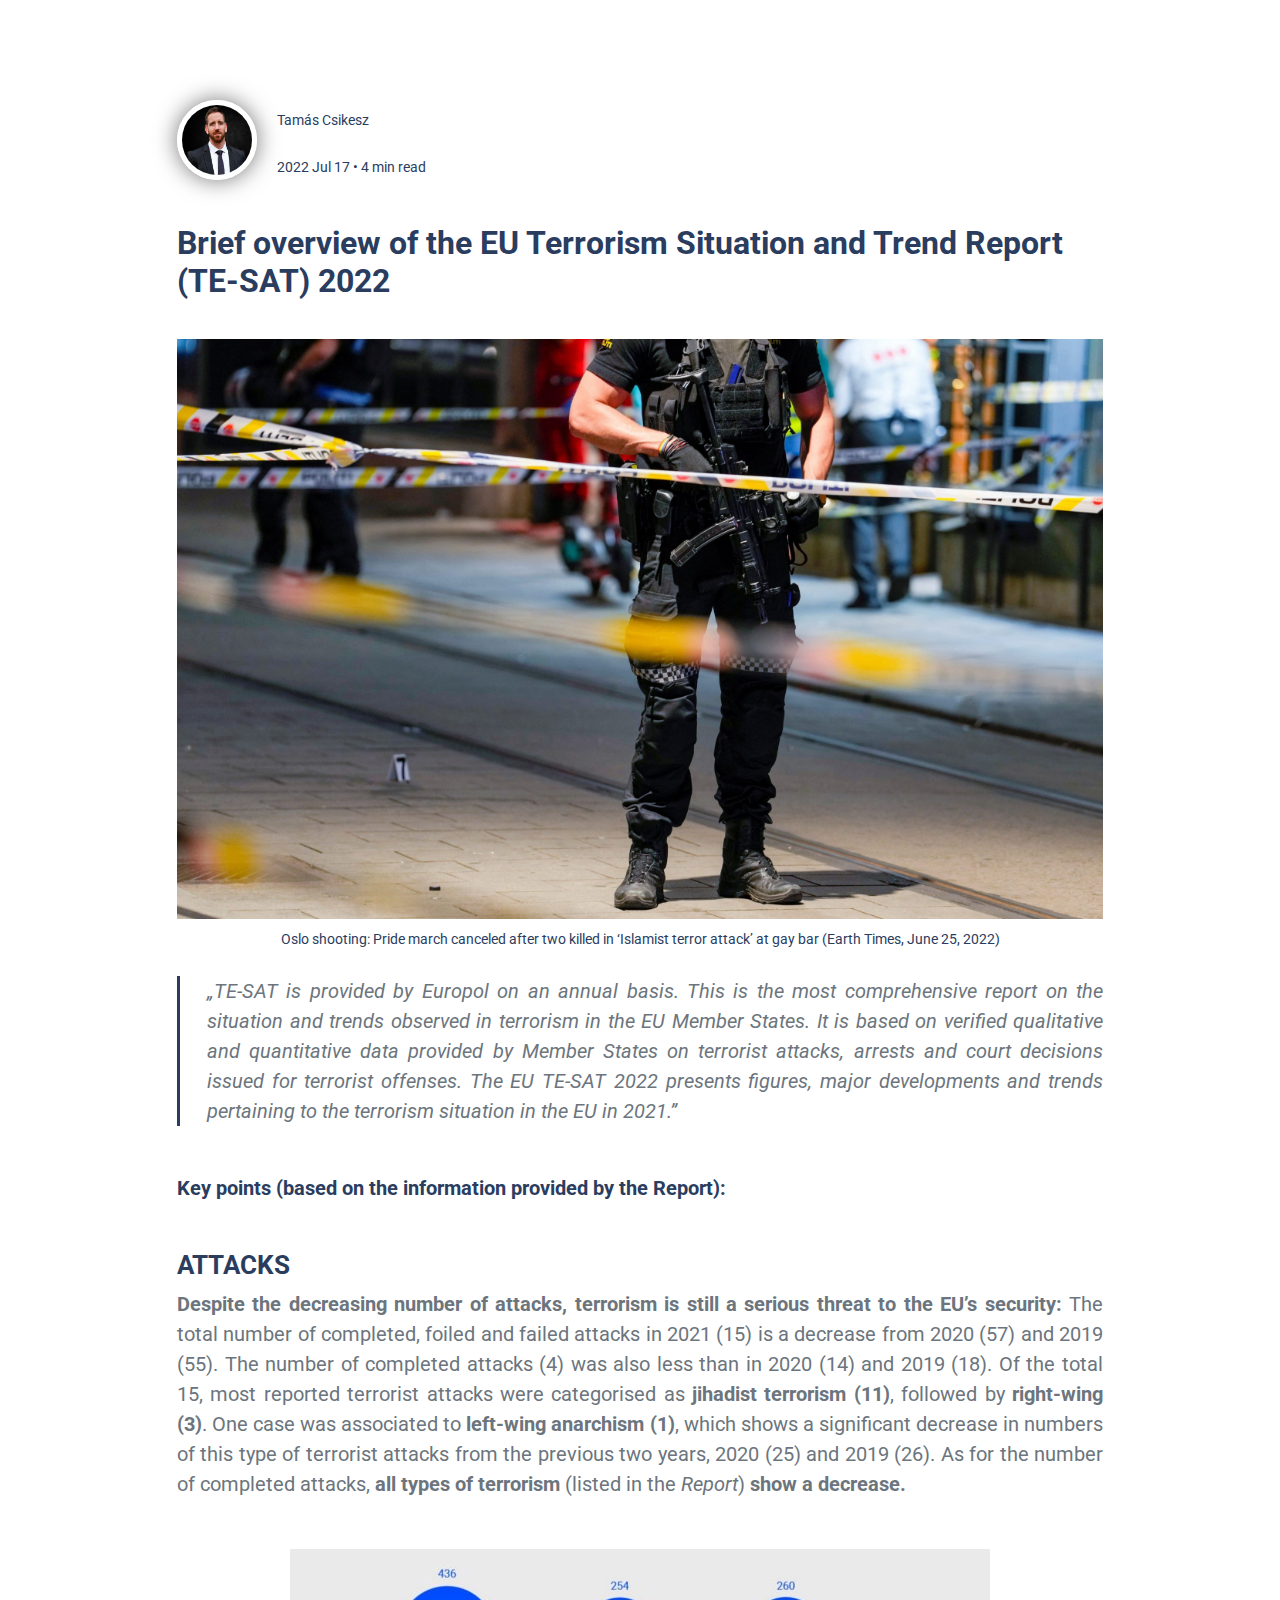
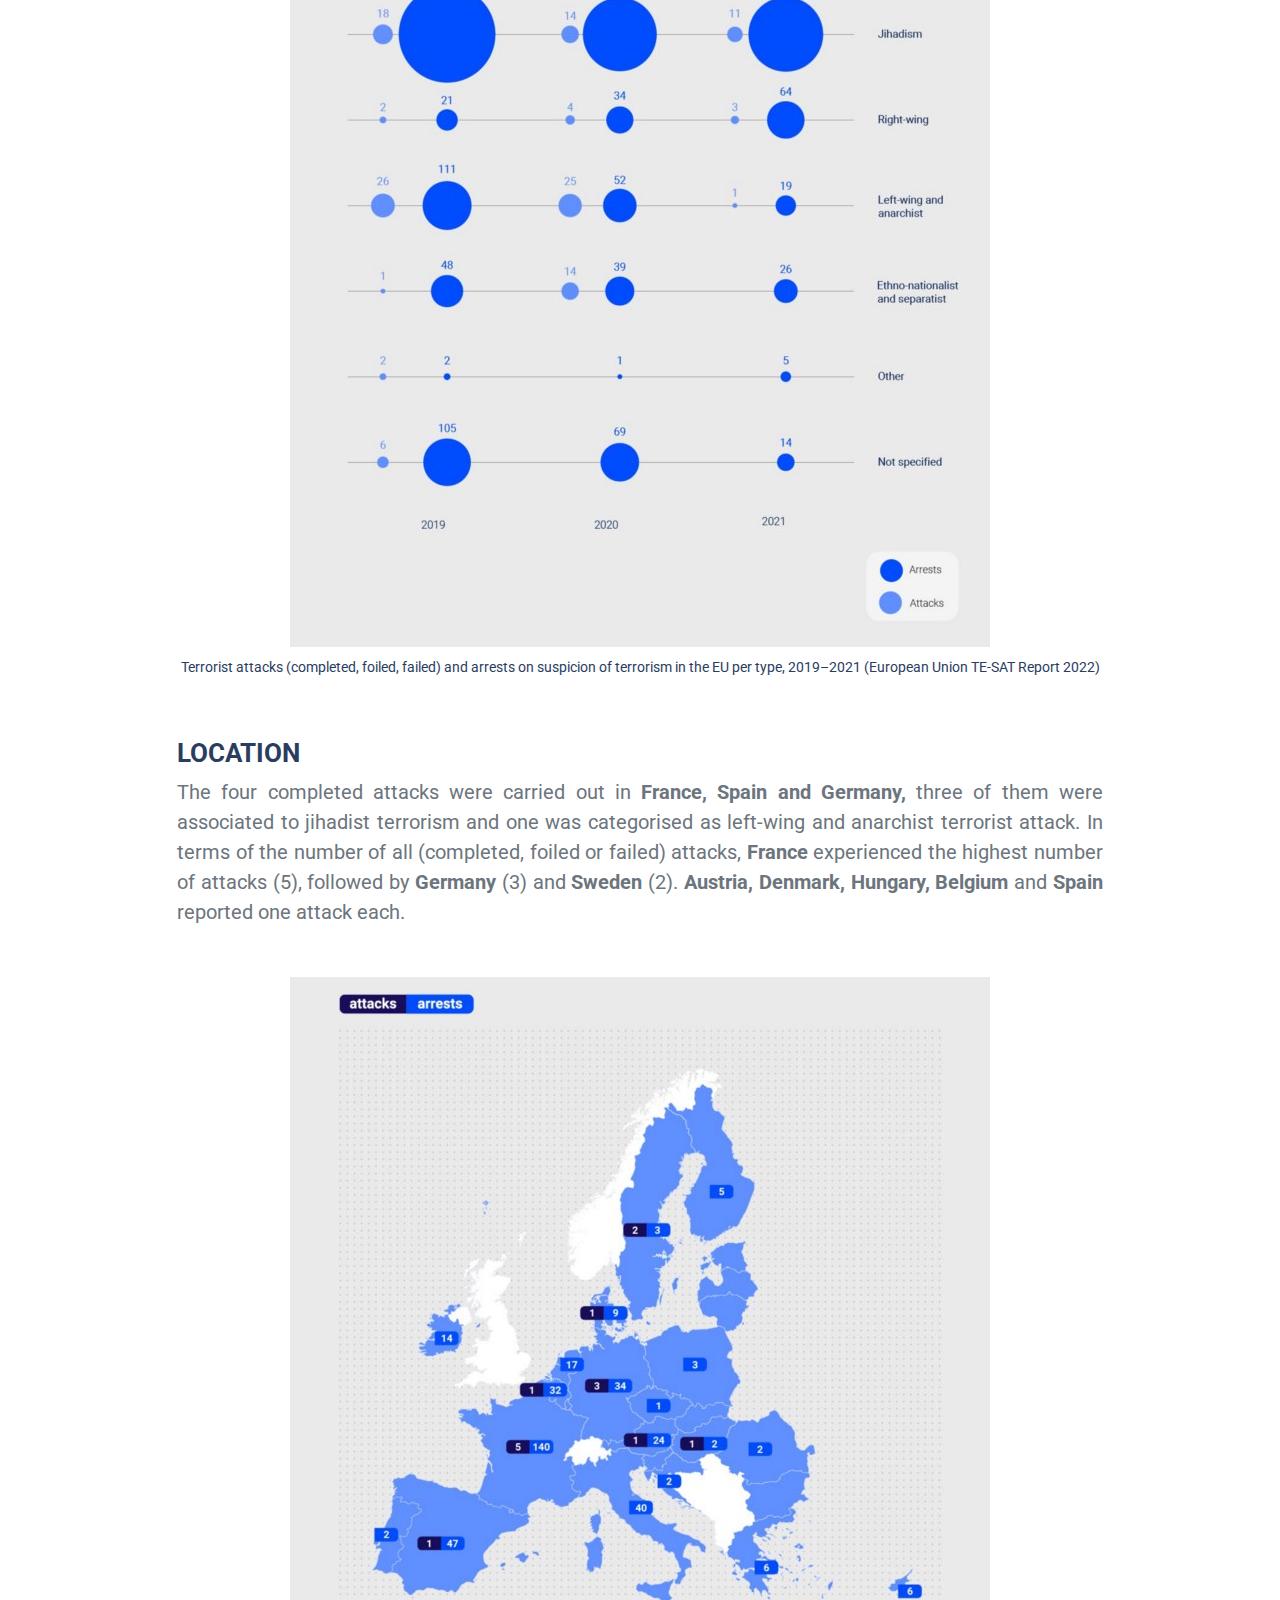
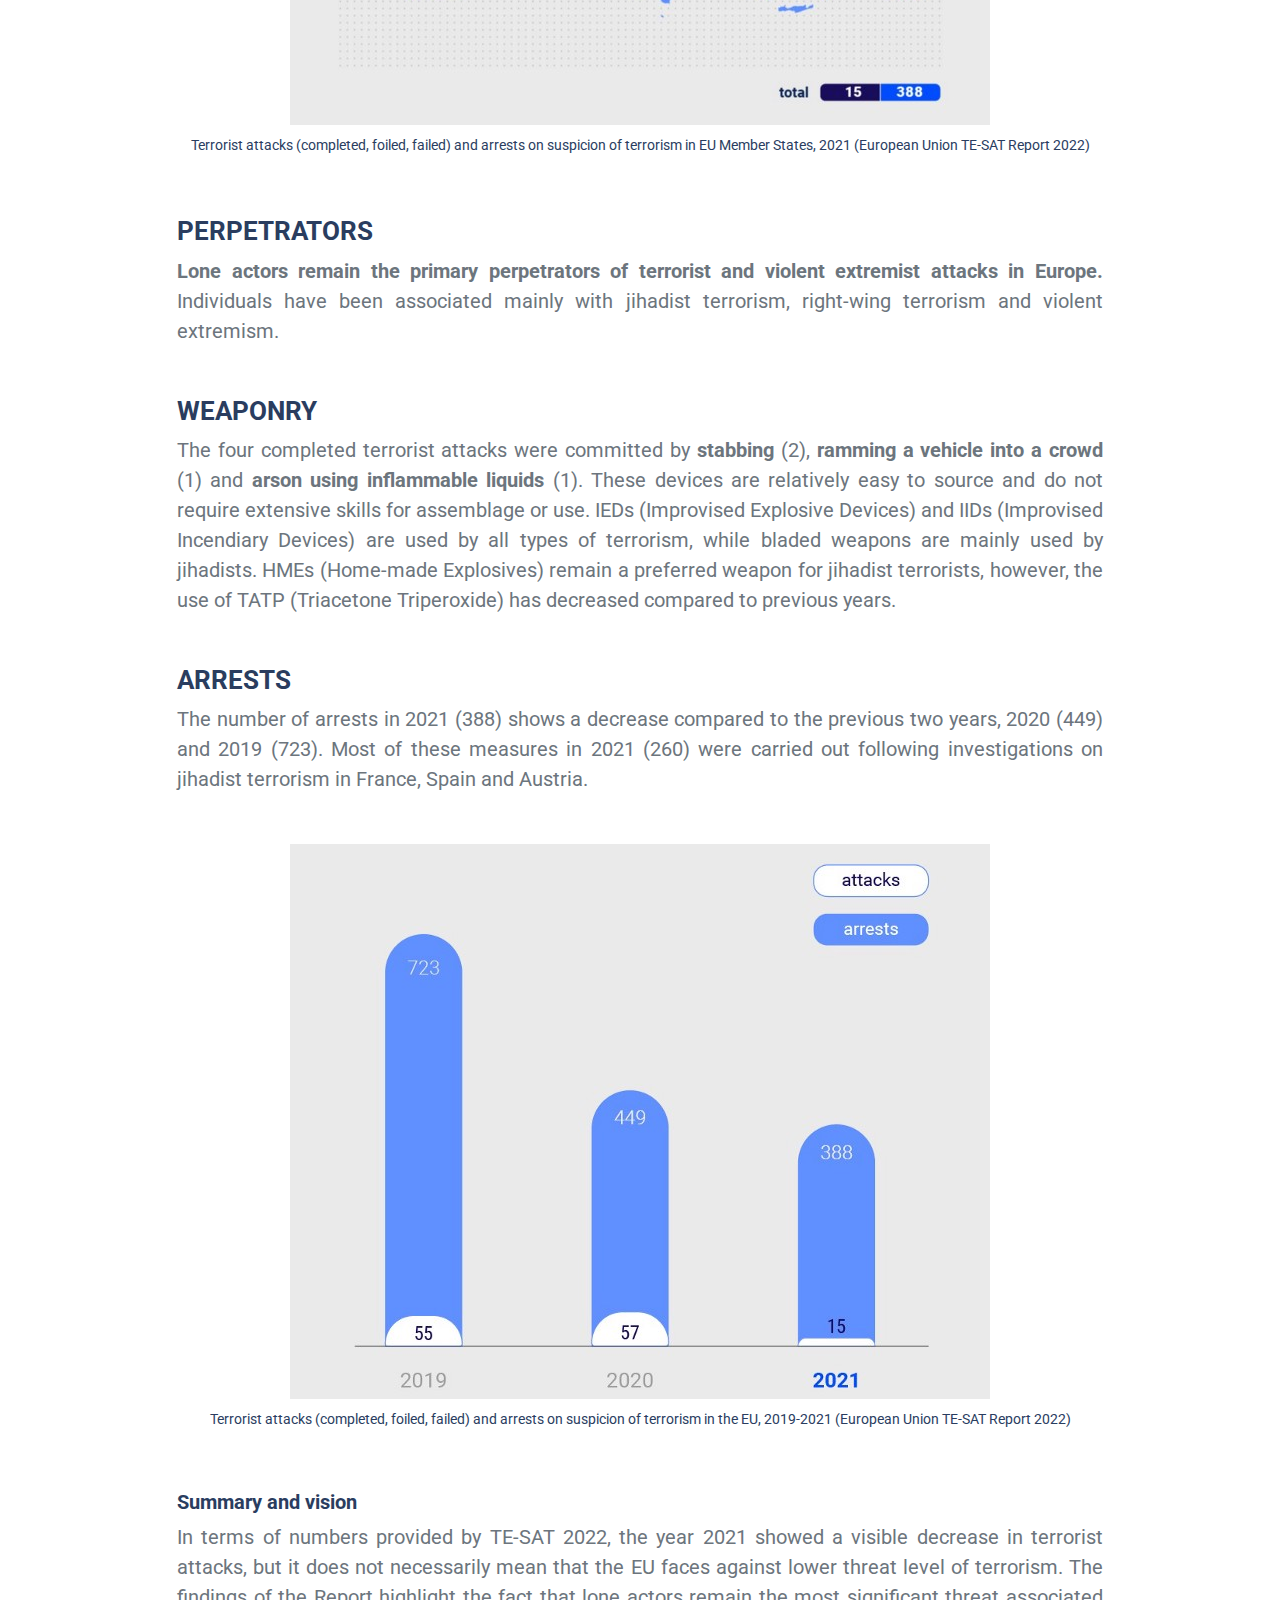
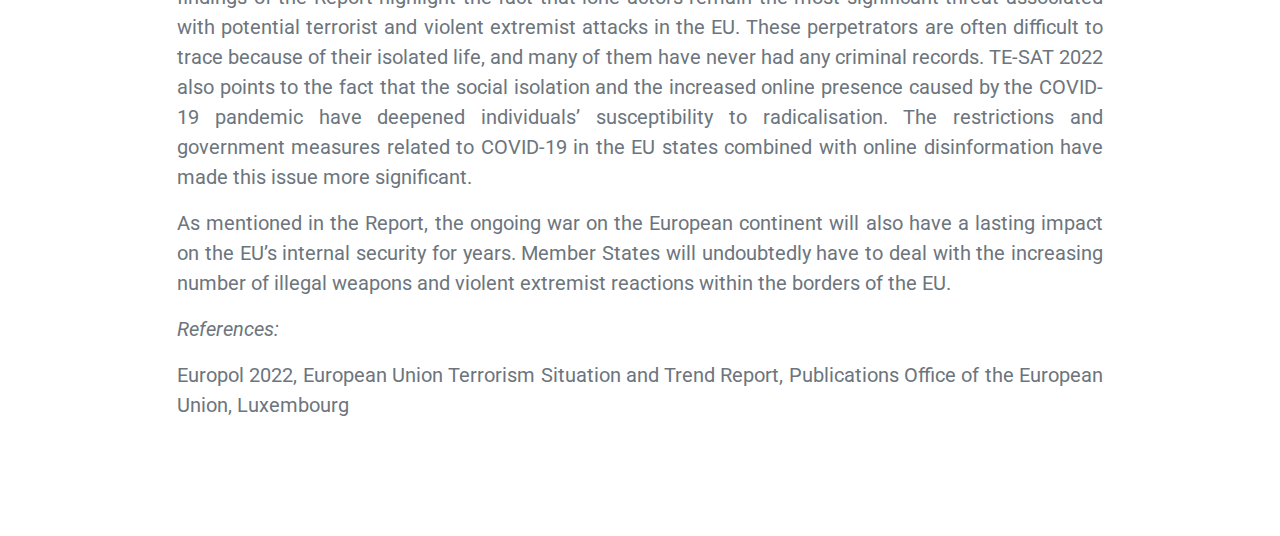
<file: posts/2022Jul17CSB.html>
<!DOCTYPE html>
<html lang="en">

<head>
    <meta charset="utf-8">
    <link rel="shortcut icon" href="../images/favicon.png">
    <title>straspect</title>
    <meta name="keywords" content="Security, Geopolitics">
    <meta name="viewport" content="width=device-width, initial-scale=1.0">
    <meta name="description" content="Straspect has been created to be a torchlight and a shield in one in our rapidly changing world.">
    <meta http-equiv="Content-Type" content="text/html; charset=utf-8">

    <!-- Remote libraries -->
    <script src="https://cdn.jsdelivr.net/npm/bootstrap@5.1.3/dist/js/bootstrap.bundle.min.js"></script>
    <script src="https://ajax.googleapis.com/ajax/libs/jquery/3.6.0/jquery.min.js"></script>

    <!-- Remote libraries -->
    <link rel="stylesheet" href="https://cdnjs.cloudflare.com/ajax/libs/animate.css/3.5.2/animate.min.css">
    <link rel="stylesheet" href="https://cdn.jsdelivr.net/npm/bootstrap@5.1.3/dist/css/bootstrap.min.css">

       <!-- Local libraries -->
    <link rel="stylesheet" href="../styles/post.css">
</head>

<body>
    <div class="container">
        <div class="row justify-content-center">
            <div class="col-10" style="display: inline-flex;">
                <img class="rounded-circle author" src="../images/Tamás Csikesz.jpg">
                <div style="padding-left: 20px;">
                    <p class="author-description">Tamás Csikesz<p>
                    <p class="author-description">2022 Jul 17 • 4 min read</p>
                </div>
            </div>
        </div>
        <div class="row justify-content-center">
            <div class="col-10">
                <h1>Brief overview of the EU Terrorism Situation and Trend Report (TE-SAT) 2022</h1>
                <img class="img-fluid" src="../images/1_I4w6EXqXmxqaCiI7qT0pKA.jpeg">
                <p class="image-description">Oslo shooting: Pride march canceled after two killed in ‘Islamist terror attack’ at gay bar (Earth Times, June 25, 2022)</p>
                <p class="left-line"><i>„TE-SAT is provided by Europol on an annual basis. This is the most comprehensive report on the situation and trends observed in terrorism in the EU Member States. It is based on verified qualitative and quantitative data provided by Member States on terrorist attacks, arrests and court decisions issued for terrorist offenses.
                    The EU TE-SAT 2022 presents figures, major developments and trends pertaining to the terrorism situation in the EU in 2021.”</i></p>
                <h3 class="mt-50">Key points (based on the information provided by the Report):</h3>
                <h2 class="mt-50">ATTACKS</h2>
                <p><b>Despite the decreasing number of attacks, terrorism is still a serious threat to the EU’s security:</b> The total number of completed, foiled and failed attacks in 2021 (15) is a decrease from 2020 (57) and 2019 (55). The number of completed attacks (4) was also less than in 2020 (14) and 2019 (18). Of the total 15, most reported terrorist attacks were categorised as <b>jihadist terrorism (11)</b>, followed by <b>right-wing (3)</b>. One case was associated to <b>left-wing anarchism (1)</b>, which shows a significant decrease in numbers of this type of terrorist attacks from the previous two years, 2020 (25) and 2019 (26). As for the number of completed attacks, <b>all types of terrorism</b> (listed in the <i>Report</i>) <b>show a decrease.</b></p>
                <div class="text-center mt-50"><img class="img-fluid" src="../images/1_usFyltAkYL0N7lrf5k0hGA.jpeg"></div>
                <p class="image-description">Terrorist attacks (completed, foiled, failed) and arrests on suspicion of terrorism in the EU per type, 2019–2021 (European Union TE-SAT Report 2022)</p>
                <h2 class="mt-50">LOCATION</h2>
                <p>The four completed attacks were carried out in <b>France, Spain and Germany,</b> three of them were associated to jihadist terrorism and one was categorised as left-wing and anarchist terrorist attack. In terms of the number of all (completed, foiled or failed) attacks, <b>France</b> experienced the highest number of attacks (5), followed by <b>Germany</b> (3) and <b>Sweden</b> (2). <b>Austria, Denmark, Hungary, Belgium</b> and <b>Spain</b> reported one attack each.</p>
                <div class="text-center mt-50"><img class="img-fluid" src="../images/1_KwTKGEYIrBAmBDk4c3v3lQ.jpeg"></div>
                <p class="image-description">Terrorist attacks (completed, foiled, failed) and arrests on suspicion of terrorism in EU Member States, 2021 (European Union TE-SAT Report 2022)</p>
                <h2 class="mt-50">PERPETRATORS</h2>
                <p><b>Lone actors remain the primary perpetrators of terrorist and violent extremist attacks in Europe.</b> Individuals have been associated mainly with jihadist terrorism, right-wing terrorism and violent extremism.</p>
                <h2 class="mt-50">WEAPONRY</h2>
                <p>The four completed terrorist attacks were committed by <b>stabbing</b> (2), <b>ramming a vehicle into a crowd</b> (1) and <b>arson using inflammable liquids</b> (1). These devices are relatively easy to source and do not require extensive skills for assemblage or use. IEDs (Improvised Explosive Devices) and IIDs (Improvised Incendiary Devices) are used by all types of terrorism, while bladed weapons are mainly used by jihadists. HMEs (Home-made Explosives) remain a preferred weapon for jihadist terrorists, however, the use of TATP (Triacetone Triperoxide) has decreased compared to previous years.</p>
                <h2 class="mt-50">ARRESTS</h2>
                <p>The number of arrests in 2021 (388) shows a decrease compared to the previous two years, 2020 (449) and 2019 (723). Most of these measures in 2021 (260) were carried out following investigations on jihadist terrorism in France, Spain and Austria.</p>
                <div class="text-center mt-50"><img class="img-fluid" src="../images/1_6LwRonTnAl2HsN0wmvVwYQ.jpeg"></div>
                <p class="image-description">Terrorist attacks (completed, foiled, failed) and arrests on suspicion of terrorism in the EU, 2019-2021 (European Union TE-SAT Report 2022)</p>
                <h3 class="mt-50">Summary and vision</h3>
                <p>In terms of numbers provided by TE-SAT 2022, the year 2021 showed a visible decrease in terrorist attacks, but it does not necessarily mean that the EU faces against lower threat level of terrorism. The findings of the Report highlight the fact that lone actors remain the most significant threat associated with potential terrorist and violent extremist attacks in the EU. These perpetrators are often difficult to trace because of their isolated life, and many of them have never had any criminal records. TE-SAT 2022 also points to the fact that the social isolation and the increased online presence caused by the COVID-19 pandemic have deepened individuals’ susceptibility to radicalisation. The restrictions and government measures related to COVID-19 in the EU states combined with online disinformation have made this issue more significant.</p>
                <p>As mentioned in the Report, the ongoing war on the European continent will also have a lasting impact on the EU’s internal security for years. Member States will undoubtedly have to deal with the increasing number of illegal weapons and violent extremist reactions within the borders of the EU.</p>
                <p><i>References:</i><p>
                <p>Europol 2022, European Union Terrorism Situation and Trend Report, Publications Office of the European Union, Luxembourg</p>
            </div>
        </div>
    </div>
</body>

</html>
</file>
<file: styles/post.css>
@import url('https://fonts.googleapis.com/css2?family=Roboto&display=swap');

body
{
    color: var(--bs-black);
    font-family: Roboto, sans-serif;
}
::-webkit-scrollbar { display: none; }

.container {
    padding-top: 100px;
    padding-bottom: 100px;
}

h1 {
    font-size: 32px;
    font-weight: 700;
    padding-top: 30px;
    padding-bottom: 30px;
    color: #2A3D5F;
}

h2 {
    font-size: 26px;
    font-weight: 700;
    color: #2A3D5F;
}

h3 {
    font-size: 20px;
    font-weight: 700;
    color: #2A3D5F;
}

p {
    font-size: 20px;
    font-weight: 400;
    text-align: justify;
    color: #6c757d;
}

img {
    text-align: center;
}

.image-description {
    font-size: 14px;
    font-weight: 400;
    text-align: center;
    padding-top: 10px;
    padding-bottom: 10px;
    color: #2A3D5F;
}

.author-description {
    font-size: 14px;
    font-weight: 400;
    padding-top: 10px;
    color: #2A3D5F;
}

.mt-50 {
    margin-top: 50px;
}

.left-line {
    box-shadow: inset 3px 0 0 0 #2A3D5F;
    padding-left: 30px;
}

.author {
    width: 80px;
    height: 80px;
    background-size: cover;
    border: 5px solid white;
    transition: border-color 350ms;
    box-shadow: 0px 0vh 2.5vh 0.1vh #00000080;
}
</file>
